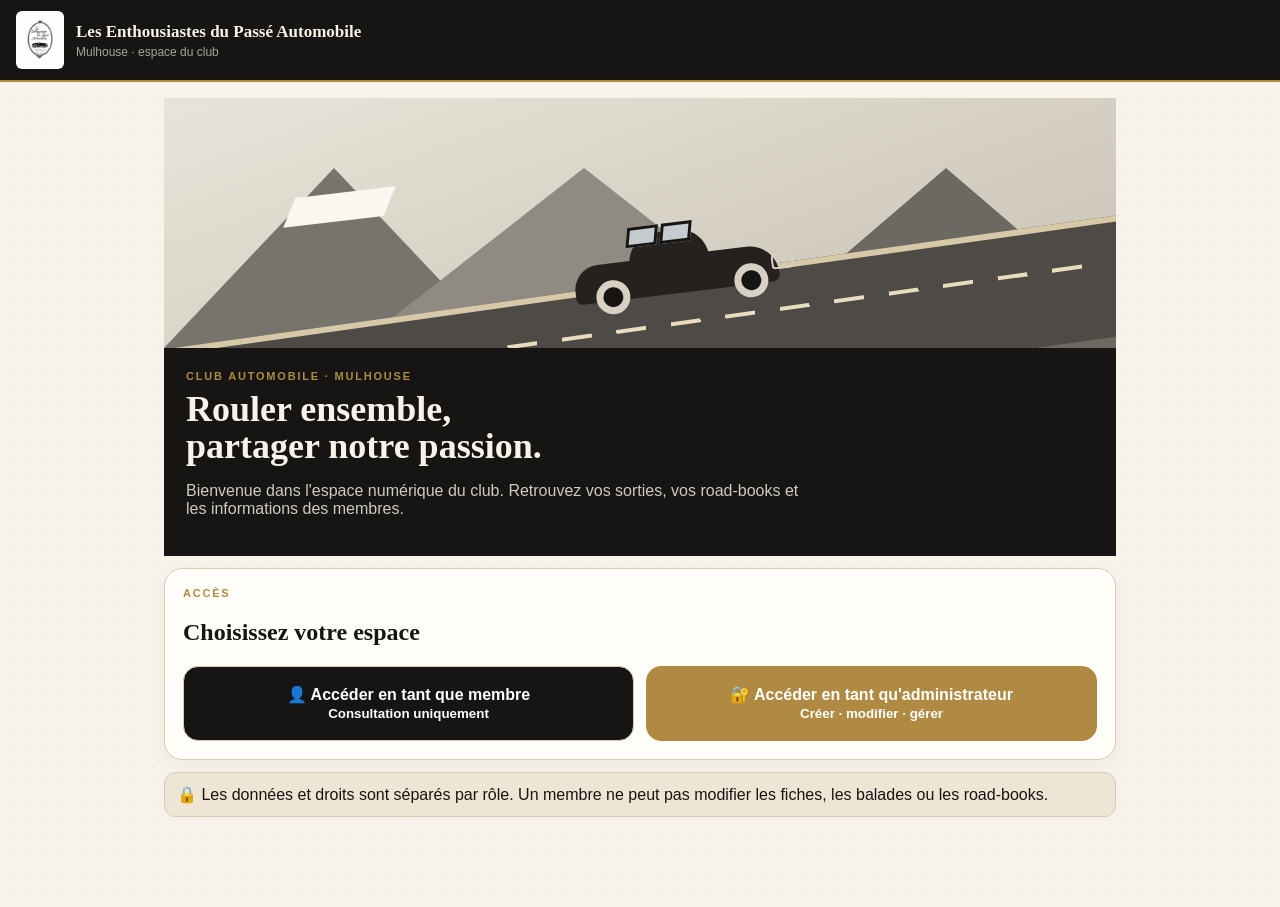
<file: index.html>
<!doctype html><html lang="fr"><head><meta charset="utf-8"><meta name="viewport" content="width=device-width,initial-scale=1"><link rel="stylesheet" href="style.css"><title>Les Enthousiastes du Passé Automobile</title></head><body>
<header><img src="logo-club.jpg"><div><div class="brand">Les Enthousiastes du Passé Automobile</div><div class="sub">Mulhouse · espace du club</div></div></header>
<main><section class="hero"><div class="illustration"><div class="mountain"></div><div class="mountain m2"></div><div class="mountain m3"></div><div class="snow"></div><div class="road"></div><div class="roadline"></div><div class="car"><div class="carbody"></div><div class="window"></div><div class="window w2"></div><div class="wheel w1"></div><div class="wheel w2"></div><div class="grille"></div></div></div><div class="hero-copy"><div class="eyebrow">Club automobile · Mulhouse</div><h1>Rouler ensemble,<br>partager notre passion.</h1><p>Bienvenue dans l'espace numérique du club. Retrouvez vos sorties, vos road-books et les informations des membres.</p></div></section>
<div class="card"><div class="eyebrow">Accès</div><h2>Choisissez votre espace</h2><div class="actions"><a class="action primary" href="acces.html">👤 Accéder en tant que membre<br><small>Consultation uniquement</small></a><a class="action gold" href="admin.html">🔐 Accéder en tant qu'administrateur<br><small>Créer · modifier · gérer</small></a></div></div>
<div class="notice">🔒 Les données et droits sont séparés par rôle. Un membre ne peut pas modifier les fiches, les balades ou les road-books.</div>
</main></body></html>
</file>
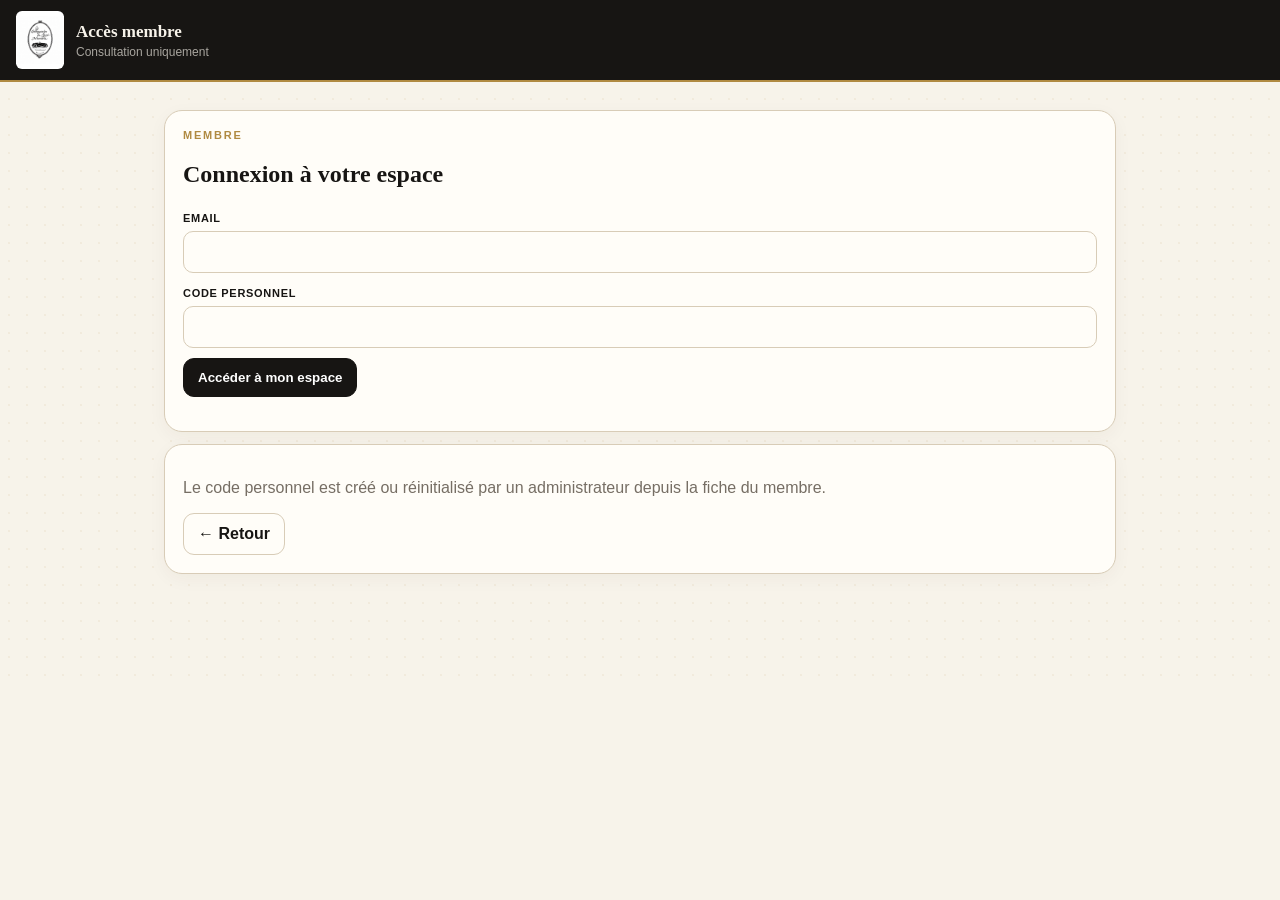
<file: acces.html>
<!doctype html><html lang="fr"><head><meta charset="utf-8"><meta name="viewport" content="width=device-width,initial-scale=1"><link rel="stylesheet" href="style.css"><title>Accès membre</title></head><body><header><img src="logo-club.jpg"><div><div class="brand">Accès membre</div><div class="sub">Consultation uniquement</div></div></header><main>
<div class="card"><div class="eyebrow">Membre</div><h2>Connexion à votre espace</h2><label>Email</label><input id="email" type="email" autocomplete="username"><label>Code personnel</label><input id="pin" type="password" inputmode="numeric" maxlength="6" autocomplete="current-password"><button onclick="login()">Accéder à mon espace</button><p id="msg" class="muted"></p></div><div class="card"><p class="muted">Le code personnel est créé ou réinitialisé par un administrateur depuis la fiche du membre.</p><a class="btn alt" href="index.html">← Retour</a></div>
<script src="app.js"></script><script>function login(){let d=data(),m=d.members.find(x=>(x.email||'').toLowerCase()==email.value.trim().toLowerCase()&&x.pin==pin.value);if(!m){msg.textContent='Accès refusé. Vérifiez vos identifiants.';return}setSession({memberId:m.id,admin:!!m.admin});location.href='espace.html'}</script></main></body></html>
</file>
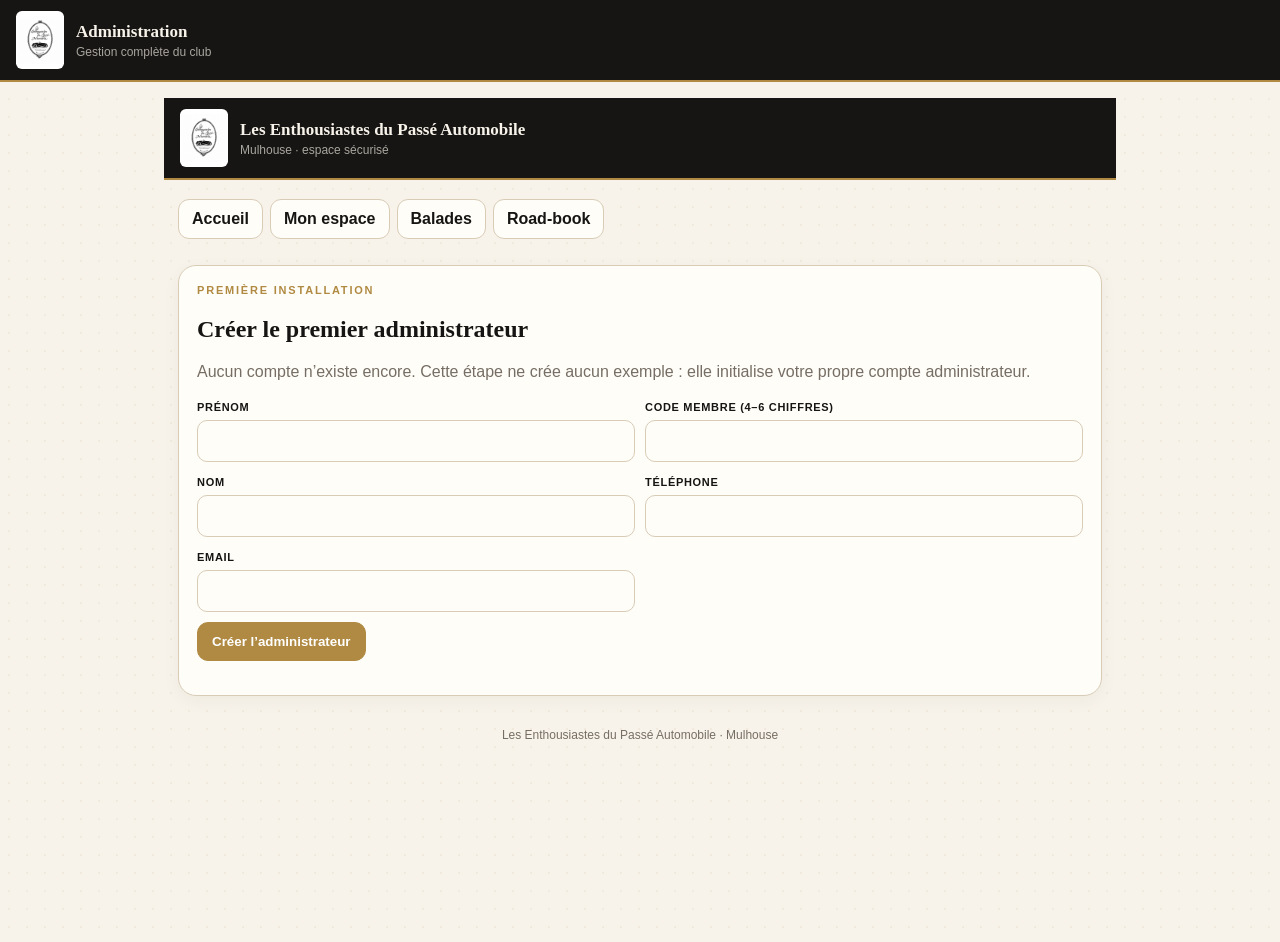
<file: admin.html>
<!doctype html><html lang="fr"><head><meta charset="utf-8"><meta name="viewport" content="width=device-width,initial-scale=1"><link rel="stylesheet" href="style.css"><title>Administration</title></head><body><header><img src="logo-club.jpg"><div><div class="brand">Administration</div><div class="sub">Gestion complète du club</div></div></header><main id="app"></main><script src="app.js"></script><script>
let d=data(),s=current();
if(s&&s.admin){renderAdmin()}else if(!d.members.some(x=>x.admin)){app.innerHTML=shell('Première configuration','admin.html',`<div class="card"><div class="eyebrow">Première installation</div><h2>Créer le premier administrateur</h2><p class="muted">Aucun compte n’existe encore. Cette étape ne crée aucun exemple : elle initialise votre propre compte administrateur.</p><div class="grid"><div><label>Prénom</label><input id="fn"><label>Nom</label><input id="ln"><label>Email</label><input id="em" type="email"></div><div><label>Code membre (4–6 chiffres)</label><input id="pn" inputmode="numeric" maxlength="6"><label>Téléphone</label><input id="ph"></div></div><button class="gold" onclick="firstAdmin()">Créer l’administrateur</button><p id="msg" class="muted"></p></div>`)}else{location.href='acces.html'}
function firstAdmin(){let d=data();if(!em.value||pn.value.length<4){msg.textContent='Renseignez un email et un code de 4 à 6 chiffres.';return}let m={id:crypto.randomUUID(),firstName:fn.value,lastName:ln.value,email:em.value.toLowerCase(),pin:pn.value,phone:ph.value,city:'',admin:true,cars:[]};d.members.push(m);save(d);setSession({memberId:m.id,admin:true});location.reload()}
function renderAdmin(){d=data();let members=d.members.map(m=>`<div class="memberrow"><img class="avatar" src="${m.photo||''}" ${m.photo?'':'style="display:none"'}><div><b>${esc(m.firstName)} ${esc(m.lastName)}</b><div class="muted">${esc(m.email)} · ${m.cars.length} voiture(s)</div>${m.admin?'<span class="pill">🔐 Admin</span>':'<span class="pill">👤 Membre</span>'}</div><div><button class="alt" onclick="editMember('${m.id}')">Modifier</button> <button class="danger" onclick="delMember('${m.id}')">Supprimer</button></div></div>`).join('');let routes=d.routes.map(r=>`<div class="card"><b>${esc(r.name)}</b><div class="muted">${esc(r.date||'')} · ${esc(r.distance||'')} · ${r.steps.length} étape(s)</div><button class="alt" onclick="editRoute('${r.id}')">Modifier</button> <button class="danger" onclick="delRoute('${r.id}')">Supprimer</button></div>`).join('');app.innerHTML=shell('Administration','admin.html',`<div class="card"><div class="eyebrow">Tableau de bord</div><h2>Gestion du club</h2><div class="grid3"><div class="notice"><b>${d.members.length}</b><br>membre(s)</div><div class="notice"><b>${d.members.reduce((n,m)=>n+m.cars.length,0)}</b><br>voiture(s)</div><div class="notice"><b>${d.routes.length}</b><br>road-book(s)</div></div></div><div class="card"><h2>👥 Membres</h2><button class="gold" onclick="newMember()">➕ Créer un membre</button><div>${members||'<p class="muted">Aucun membre.</p>'}</div></div><div class="card"><h2>🗺️ Road-books & balades</h2><button class="gold" onclick="newRoute()">➕ Créer une balade / road-book</button>${routes||'<p class="muted">Aucun historique ou exemple : créez votre première sortie.</p>'}</div><div class="card"><h2>⚙️ Paramètres</h2><label>Nom du club</label><input id="club" value="${esc(d.settings.club)}"><label>Ville / secteur</label><input id="city" value="${esc(d.settings.city)}"><label>Texte d’accueil</label><input id="welcome" value="${esc(d.settings.welcome)}"><label>Couleur d’accent</label><input id="accent" type="color" value="${esc(d.settings.accent)}"><button onclick="settingsSave()">💾 Enregistrer</button></div><div class="card"><h2>💾 Sauvegarde</h2><button onclick="exportData()">⬇️ Exporter</button> <button class="alt" onclick="document.getElementById('imp').click()">⬆️ Importer</button><input id="imp" type="file" accept=".json" style="display:none" onchange="importData(this)"></div>`) }
function settingsSave(){d.settings={club:club.value,city:city.value,welcome:welcome.value,accent:accent.value};save(d);alert('Paramètres enregistrés.')}
function newMember(){location.href='member-edit.html'}
function editMember(id){location.href='member-edit.html?id='+id}
function delMember(id){if(confirm('Supprimer ce membre et ses voitures ?')){d.members=d.members.filter(x=>x.id!==id);save(d);renderAdmin()}}
function newRoute(){location.href='route-edit.html'}
function editRoute(id){location.href='route-edit.html?id='+id}
function delRoute(id){if(confirm('Supprimer ce road-book ?')){d.routes=d.routes.filter(x=>x.id!==id);save(d);renderAdmin()}}
function exportData(){let blob=new Blob([JSON.stringify(d,null,2)],{type:'application/json'}),a=document.createElement('a');a.href=URL.createObjectURL(blob);a.download='epa-sauvegarde.json';a.click()}
function importData(i){let r=new FileReader();r.onload=()=>{try{localStorage.setItem(K,r.result);location.reload()}catch(e){alert('Fichier invalide')}};r.readAsText(i.files[0])}
</script></body></html>
</file>
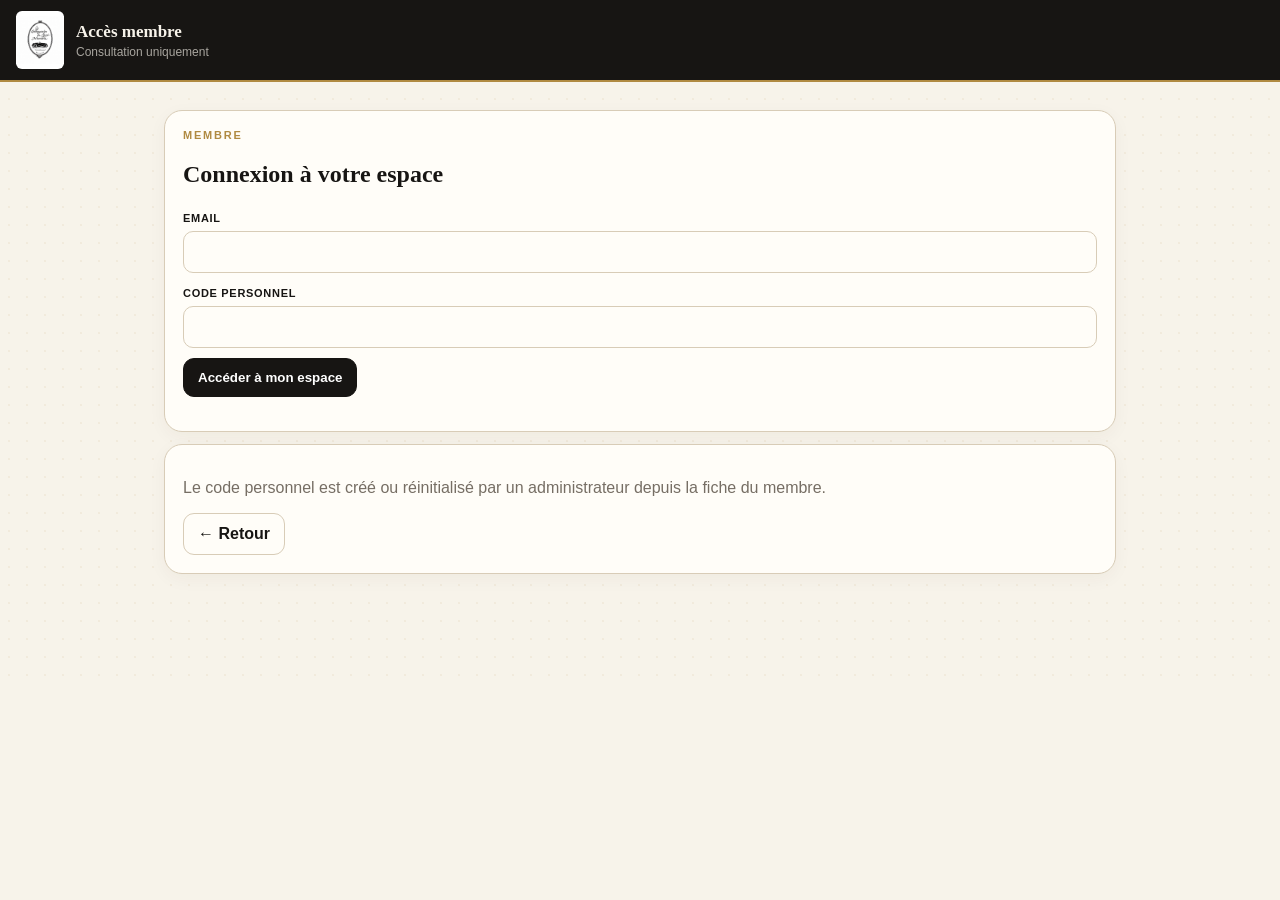
<file: balades.html>
<!doctype html><html lang="fr"><head><meta charset="utf-8"><meta name="viewport" content="width=device-width,initial-scale=1"><link rel="stylesheet" href="style.css"><title>Balades</title></head><body><header><img src="logo-club.jpg"><div><div class="brand">Balades</div><div class="sub">Sorties du club</div></div></header><main id="app"></main><script src="app.js"></script><script>
if(guard()){let d=data(),s=current();let cards=d.routes.map(r=>`<div class="card"><div class="eyebrow">Sortie</div><h2>${esc(r.name)}</h2><p>${esc(r.date||'')} · ${esc(r.start||'')} · ${esc(r.distance||'')}</p><p>${esc(r.desc||'')}</p><a class="btn" href="roadbook.html?route=${encodeURIComponent(r.id)}">📖 Road-book</a></div>`).join('');app.innerHTML=shell('Balades','balades.html',cards||'<div class="card"><h2>Aucune balade publiée</h2><p class="muted">Les prochaines sorties apparaîtront ici lorsqu’un administrateur les aura créées.</p></div>',!!s.admin)}
</script></body></html>
</file>
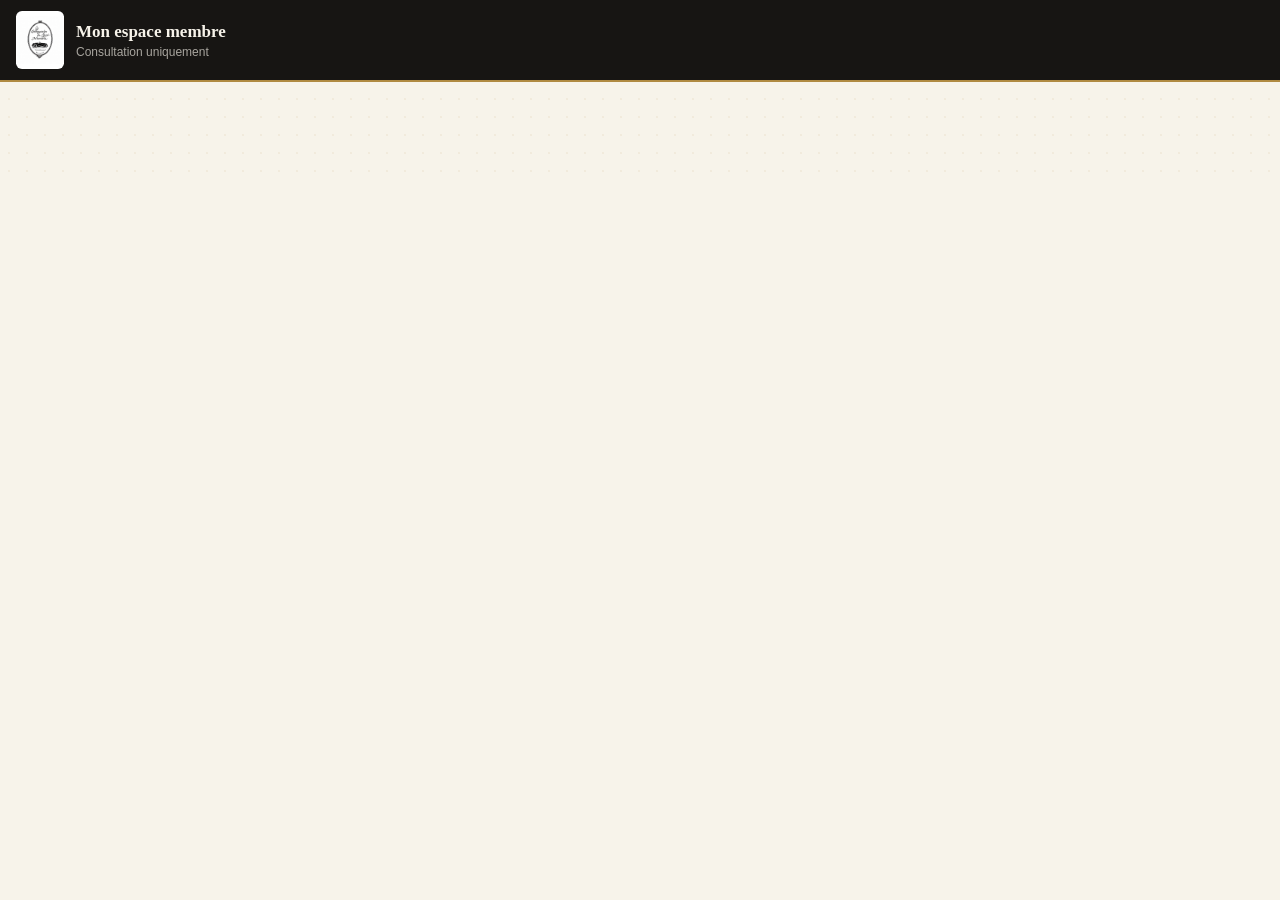
<file: espace.html>
<!doctype html><html lang="fr"><head><meta charset="utf-8"><meta name="viewport" content="width=device-width,initial-scale=1"><link rel="stylesheet" href="style.css"><title>Mon espace</title></head><body><header><img src="logo-club.jpg"><div><div class="brand">Mon espace membre</div><div class="sub">Consultation uniquement</div></div></header><main id="app"></main><script src="app.js"></script><script>
if(!guard()){}else{let d=data(),s=current(),m=d.members.find(x=>x.id===s.memberId);if(!m){logout()}else{let cars=m.cars.map(c=>`<div class="card"><img class="carphoto" src="${c.photo||''}" ${c.photo?'':'style="display:none"'}><h3>${esc(c.brand)} ${esc(c.model)}</h3><p>${esc(c.year||'')} · ${esc(c.engine||'')}</p></div>`).join('');app.innerHTML=shell('Mon espace','espace.html',`<div class="card"><div class="eyebrow">Bienvenue</div><h2>${esc(m.firstName)} ${esc(m.lastName)}</h2><div class="grid"><div><img class="avatar" src="${m.photo||''}" ${m.photo?'':'style="display:none"'}><p>📍 ${esc(m.city||'')}</p></div><div><p>✉️ ${esc(m.email)}</p><p>📞 ${esc(m.phone||'')}</p><span class="pill">👤 Membre</span>${s.admin?'<span class="pill">🔐 Administrateur</span>':''}</div></div></div><div><h2>Mes voitures</h2>${cars||'<div class="card muted">Aucune voiture renseignée.</div>'}</div><div class="card"><h2>Sorties & road-books</h2><p>Consultez les balades et road-books publiés par le club.</p><a class="btn" href="balades.html">🗺️ Voir les balades</a> <a class="btn alt" href="roadbook.html">📖 Voir les road-books</a></div>`,!!s.admin)}}}
</script></body></html>
</file>
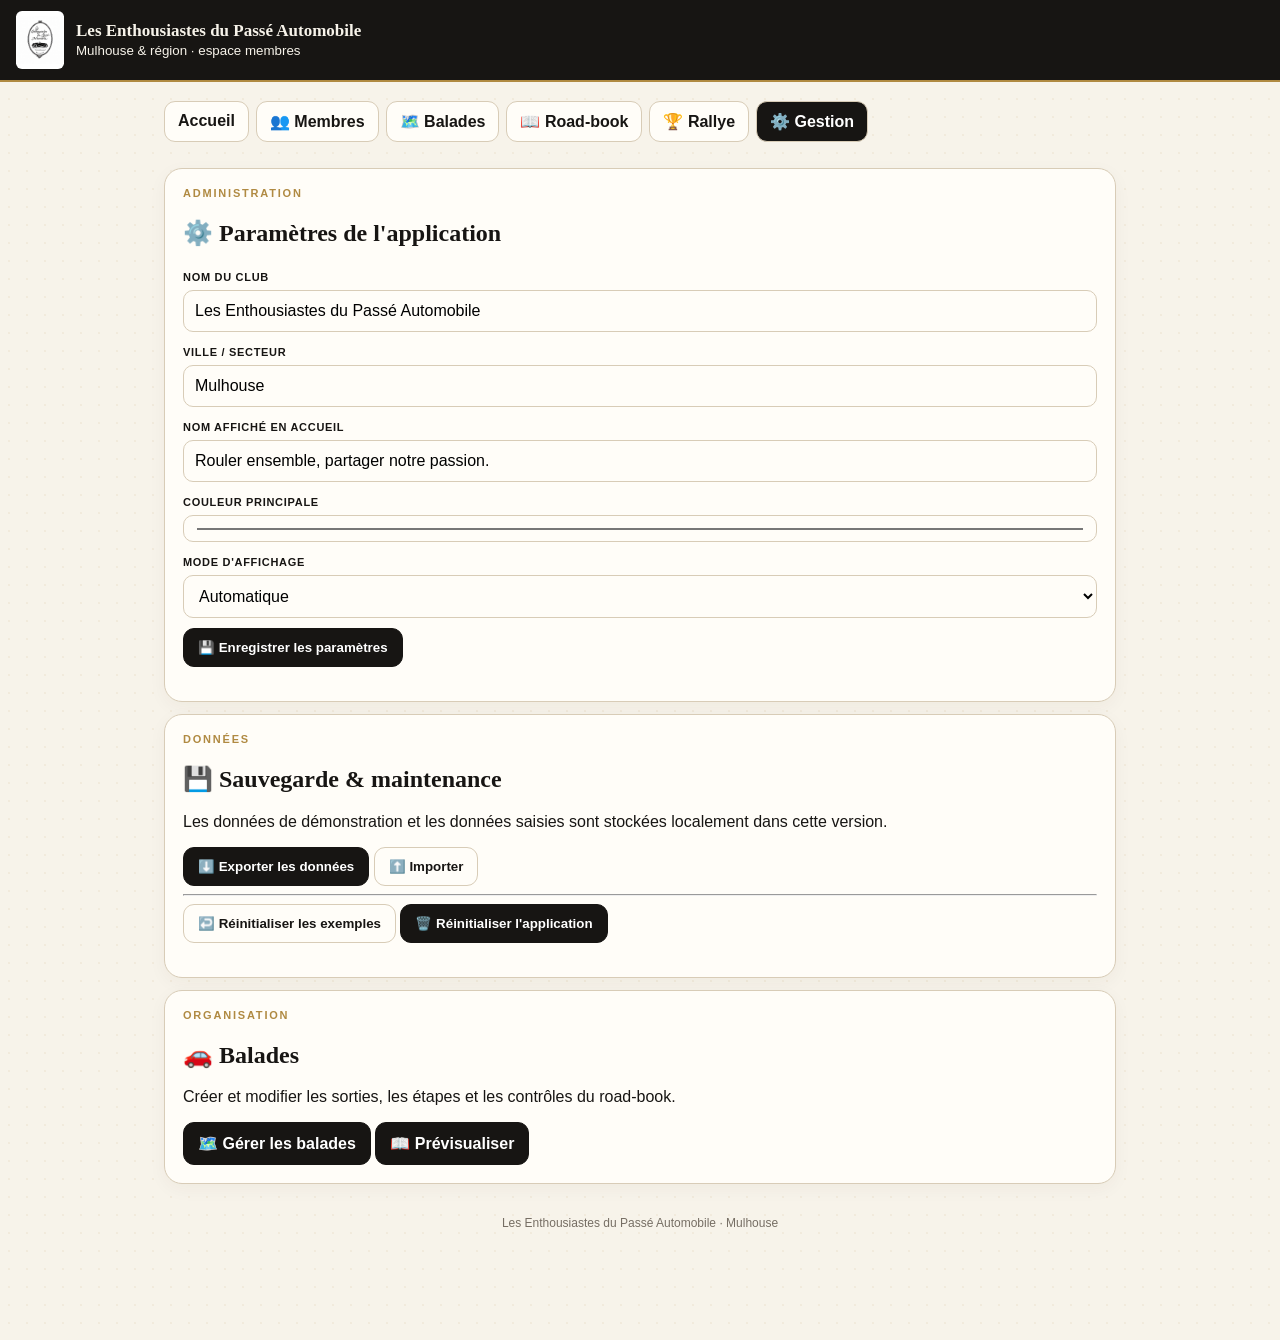
<file: gestion.html>
<!doctype html><html lang="fr"><head><meta charset="utf-8"><meta name="viewport" content="width=device-width,initial-scale=1"><link rel="stylesheet" href="style.css"><link rel="manifest" href="manifest.json"><title>Gestion</title></head><body>
<header><img src="logo-club.jpg"><div><div class="brand">Les Enthousiastes du Passé Automobile</div><small>Mulhouse & région · espace membres</small></div></header><main><nav class="nav">
<a href="index.html">Accueil</a><a href="membres.html">👥 Membres</a><a href="balades.html">🗺️ Balades</a><a href="roadbook.html">📖 Road-book</a><a href="rallye.html">🏆 Rallye</a><a class="active" href="gestion.html">⚙️ Gestion</a></nav>
<div class="card"><div class="eyebrow">Administration</div><h2>⚙️ Paramètres de l'application</h2>
<label>Nom du club</label><input id="club" value="Les Enthousiastes du Passé Automobile">
<label>Ville / secteur</label><input id="city" value="Mulhouse">
<label>Nom affiché en accueil</label><input id="welcome" value="Rouler ensemble, partager notre passion.">
<label>Couleur principale</label><input id="accent" type="color" value="#b08a42">
<label>Mode d'affichage</label><select id="mode"><option value="auto">Automatique</option><option value="light">Clair</option></select>
<button onclick="saveSettings()">💾 Enregistrer les paramètres</button><p id="msg" class="muted"></p></div>
<div class="card"><div class="eyebrow">Données</div><h2>💾 Sauvegarde & maintenance</h2><p>Les données de démonstration et les données saisies sont stockées localement dans cette version.</p>
<button onclick="exportData()">⬇️ Exporter les données</button> <button class="alt" onclick="document.getElementById('file').click()">⬆️ Importer</button><input id="file" type="file" accept=".json" style="display:none" onchange="importData(this)">
<hr><button class="alt" onclick="resetDemo()">↩️ Réinitialiser les exemples</button> <button onclick="resetAll()">🗑️ Réinitialiser l'application</button><p id="dataMsg" class="muted"></p></div>
<div class="card"><div class="eyebrow">Organisation</div><h2>🚗 Balades</h2><p>Créer et modifier les sorties, les étapes et les contrôles du road-book.</p><a class="btn" href="balades.html">🗺️ Gérer les balades</a> <a class="btn" href="roadbook.html">📖 Prévisualiser</a></div>
<script>
const defaults={club:'Les Enthousiastes du Passé Automobile',city:'Mulhouse',welcome:'Rouler ensemble, partager notre passion.',accent:'#b08a42',mode:'auto'};
let settings=JSON.parse(localStorage.epaSettings||'null')||defaults;
function load(){club.value=settings.club;city.value=settings.city;welcome.value=settings.welcome;accent.value=settings.accent;mode.value=settings.mode}
function saveSettings(){settings={club:club.value,city:city.value,welcome:welcome.value,accent:accent.value,mode:mode.value};localStorage.epaSettings=JSON.stringify(settings);msg.textContent='✓ Paramètres enregistrés.'}
function exportData(){let data={settings:JSON.parse(localStorage.epaSettings||'null'),members:JSON.parse(localStorage.epaMembers||'[]'),route:JSON.parse(localStorage.route||'null')};let blob=new Blob([JSON.stringify(data,null,2)],{type:'application/json'}),a=document.createElement('a');a.href=URL.createObjectURL(blob);a.download='epa-sauvegarde.json';a.click()}
function importData(input){let f=input.files[0];if(!f)return;let r=new FileReader();r.onload=()=>{try{let d=JSON.parse(r.result);if(d.settings)localStorage.epaSettings=JSON.stringify(d.settings);if(d.members)localStorage.epaMembers=JSON.stringify(d.members);if(d.route)localStorage.route=JSON.stringify(d.route);dataMsg.textContent='✓ Données importées. Rechargez les pages.';load()}catch(e){dataMsg.textContent='❌ Fichier JSON invalide.'}};r.readAsText(f)}
function resetDemo(){if(confirm('Supprimer les données actuelles et remettre uniquement les exemples ?')){localStorage.clear();dataMsg.textContent='✓ Exemples restaurés.';load()}}
function resetAll(){if(confirm('ATTENTION : supprimer toutes les données de l’application ?')){localStorage.clear();dataMsg.textContent='✓ Application réinitialisée. Rechargez la page.';load()}}
load();
</script><footer>Les Enthousiastes du Passé Automobile · Mulhouse</footer></main></body></html>
</file>
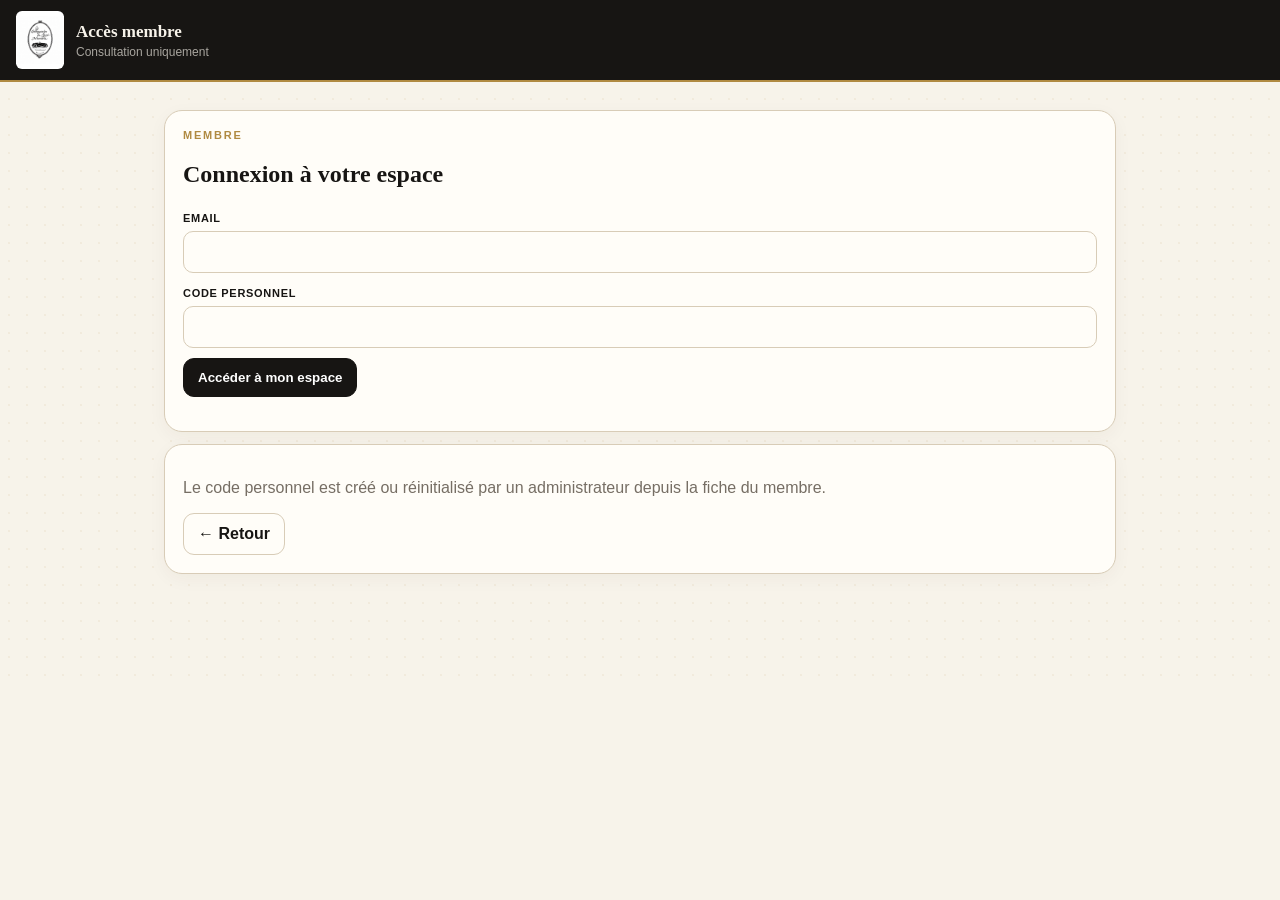
<file: member-edit.html>
<!doctype html><html lang="fr"><head><meta charset="utf-8"><meta name="viewport" content="width=device-width,initial-scale=1"><link rel="stylesheet" href="style.css"><title>Fiche membre</title></head><body><header><img src="logo-club.jpg"><div><div class="brand">Fiche membre</div><div class="sub">Administration</div></div></header><main id="app"></main><script src="app.js"></script><script>
if(guard(true)){let d=data(),id=new URLSearchParams(location.search).get('id'),m=d.members.find(x=>x.id===id)||{id:crypto.randomUUID(),firstName:'',lastName:'',email:'',pin:'',phone:'',city:'',admin:false,cars:[]};let edit=!!id;app.innerHTML=shell('Fiche membre','admin.html',`<div class="card"><div class="eyebrow">${edit?'Modifier':'Nouveau'} membre</div><h2>Informations</h2><div class="grid"><div><label>Prénom</label><input id="fn" value="${esc(m.firstName)}"><label>Nom</label><input id="ln" value="${esc(m.lastName)}"><label>Email</label><input id="em" value="${esc(m.email)}"><label>Téléphone</label><input id="ph" value="${esc(m.phone)}"></div><div><label>Ville</label><input id="ci" value="${esc(m.city)}"><label>Code personnel membre</label><input id="pn" inputmode="numeric" maxlength="6" value="${esc(m.pin)}"><label>Photo du membre</label><input id="mp" type="file" accept="image/*"><img id="prev" class="photo" src="${m.photo||''}" ${m.photo?'':'style="display:none"'}></div></div><label><input id="adm" type="checkbox" ${m.admin?'checked':''} style="width:auto"> Ouvrir les droits administrateur à ce membre</label><p class="muted">⚠️ Un administrateur peut donc attribuer ou retirer le rôle administrateur depuis cette fiche.</p><button class="gold" onclick="saveMember()">💾 Enregistrer la fiche</button> <a class="btn alt" href="admin.html">Annuler</a></div><div class="card"><h2>🚗 Voitures du membre</h2><div id="cars"></div><button onclick="addCar()">➕ Ajouter une voiture</button></div>`);
let photo=m.photo||'';mp.onchange=()=>readImg(mp,x=>{photo=x;prev.src=x;prev.style.display='block'});let cars=structuredClone(m.cars);
function carRender(){carsEl.innerHTML=cars.map((c,i)=>`<div class="card"><div class="grid"><div><label>Marque</label><input value="${esc(c.brand)}" oninput="cars[${i}].brand=this.value"><label>Modèle</label><input value="${esc(c.model)}" oninput="cars[${i}].model=this.value"><label>Année</label><input value="${esc(c.year)}" oninput="cars[${i}].year=this.value"><label>Motorisation</label><input value="${esc(c.engine)}" oninput="cars[${i}].engine=this.value"></div><div><label>Photo de la voiture</label><input type="file" accept="image/*" onchange="carPhoto(${i},this)"><img class="carphoto" src="${c.photo||''}" ${c.photo?'':'style="display:none"'} id="cp${i}"></div></div><button class="danger" onclick="cars.splice(${i},1);carRender()">🗑️ Supprimer cette voiture</button></div>`).join('')||'<p class="muted">Aucune voiture.</p>'}let carsEl=document.getElementById('cars');window.carPhoto=(i,input)=>readImg(input,x=>{cars[i].photo=x;carRender()});window.addCar=()=>{cars.push({brand:'',model:'',year:'',engine:'',photo:''});carRender()};function saveMember(){let obj={...m,firstName:fn.value,lastName:ln.value,email:em.value.toLowerCase(),phone:ph.value,city:ci.value,pin:pn.value,admin:adm.checked,photo,cars};let ix=d.members.findIndex(x=>x.id===obj.id);if(ix<0)d.members.push(obj);else d.members[ix]=obj;save(d);location.href='admin.html'}carRender()}
</script></body></html>
</file>
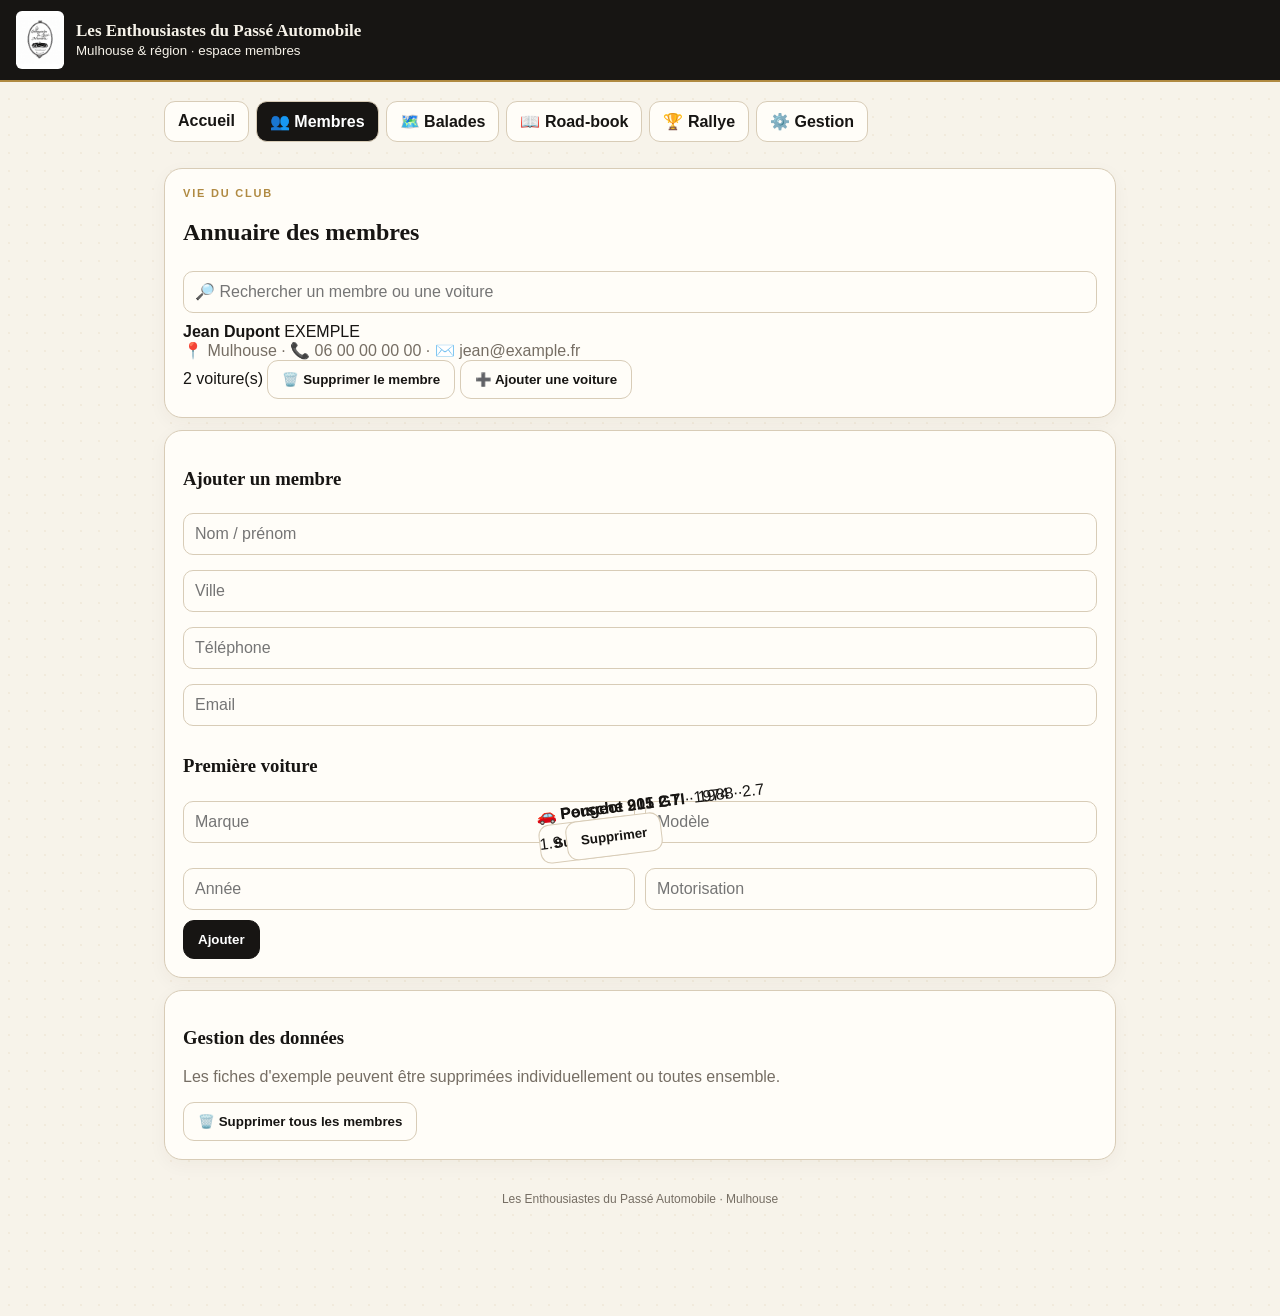
<file: membres.html>
<!doctype html><html lang="fr"><head><meta charset="utf-8"><meta name="viewport" content="width=device-width,initial-scale=1"><link rel="stylesheet" href="style.css"><link rel="manifest" href="manifest.json"><title>Membres</title></head><body>
<header><img src="logo-club.jpg"><div><div class="brand">Les Enthousiastes du Passé Automobile</div><small>Mulhouse & région · espace membres</small></div></header><main><nav class="nav">
<a href="index.html">Accueil</a><a class="active" href="membres.html">👥 Membres</a><a href="balades.html">🗺️ Balades</a><a href="roadbook.html">📖 Road-book</a><a href="rallye.html">🏆 Rallye</a><a href="gestion.html">⚙️ Gestion</a></nav>
<div class="card"><div class="eyebrow">Vie du club</div><h2>Annuaire des membres</h2><input id="q" placeholder="🔎 Rechercher un membre ou une voiture" oninput="render()"><div id="list"></div></div>
<div class="card"><h3>Ajouter un membre</h3><input id="n" placeholder="Nom / prénom"><input id="v" placeholder="Ville"><input id="t" placeholder="Téléphone"><input id="e" placeholder="Email"><h3>Première voiture</h3><div class="grid"><input id="b" placeholder="Marque"><input id="m" placeholder="Modèle"><input id="y" placeholder="Année"><input id="en" placeholder="Motorisation"></div><button onclick="add()">Ajouter</button></div>
<div class="card"><h3>Gestion des données</h3><p class="muted">Les fiches d'exemple peuvent être supprimées individuellement ou toutes ensemble.</p><button class="alt" onclick="clearMembers()">🗑️ Supprimer tous les membres</button></div>
<script>
const example=[{name:'Jean Dupont',city:'Mulhouse',phone:'06 00 00 00 00',email:'jean@example.fr',example:true,cars:[{brand:'Porsche',model:'911 2.7',year:'1974',engine:'2.7'},{brand:'Peugeot',model:'205 GTI',year:'1988',engine:'1.9'}]}];
let a=JSON.parse(localStorage.epaMembers||'null')||example;
function save(){localStorage.epaMembers=JSON.stringify(a)}
function render(){let s=q.value.toLowerCase();list.innerHTML=a.filter(x=>(x.name+' '+x.city+' '+x.cars.map(c=>c.brand+' '+c.model).join(' ')).toLowerCase().includes(s)).map((x,ix)=>`<div class="member"><b>${x.name}</b> ${x.example?'<span class="badge">EXEMPLE</span>':''}<div class="muted">📍 ${x.city||'—'} · 📞 ${x.phone||'—'} · ✉️ ${x.email||'—'}</div>${x.cars.map((c,ci)=>`<div class="car">🚗 <b>${c.brand||''} ${c.model||''}</b> · ${c.year||'—'} · ${c.engine||'—'} <button class="alt" onclick="delCar(${ix},${ci})">Supprimer</button></div>`).join('')}<span class="badge">${x.cars.length} voiture(s)</span> <button class="alt" onclick="delMember(${ix})">🗑️ Supprimer le membre</button> <button class="alt" onclick="addCar(${ix})">➕ Ajouter une voiture</button></div>`).join('')||'<p class="muted">Aucun membre.</p>'}
function add(){a.push({name:n.value||'Membre',city:v.value,phone:t.value,email:e.value,cars:[{brand:b.value,model:m.value,year:y.value,engine:en.value}]});save();render()}
function delMember(i){if(confirm('Supprimer ce membre et toutes ses voitures ?')){a.splice(i,1);save();render()}}
function delCar(i,j){if(confirm('Supprimer cette voiture ?')){a[i].cars.splice(j,1);save();render()}}
function addCar(i){let brand=prompt('Marque');if(!brand)return;let model=prompt('Modèle');a[i].cars.push({brand,model,year:prompt('Année'),engine:prompt('Motorisation')});save();render()}
function clearMembers(){if(confirm('Supprimer TOUS les membres, y compris les exemples ?')){a=[];save();render()}}
render();
</script><footer>Les Enthousiastes du Passé Automobile · Mulhouse</footer></main></body></html>
</file>
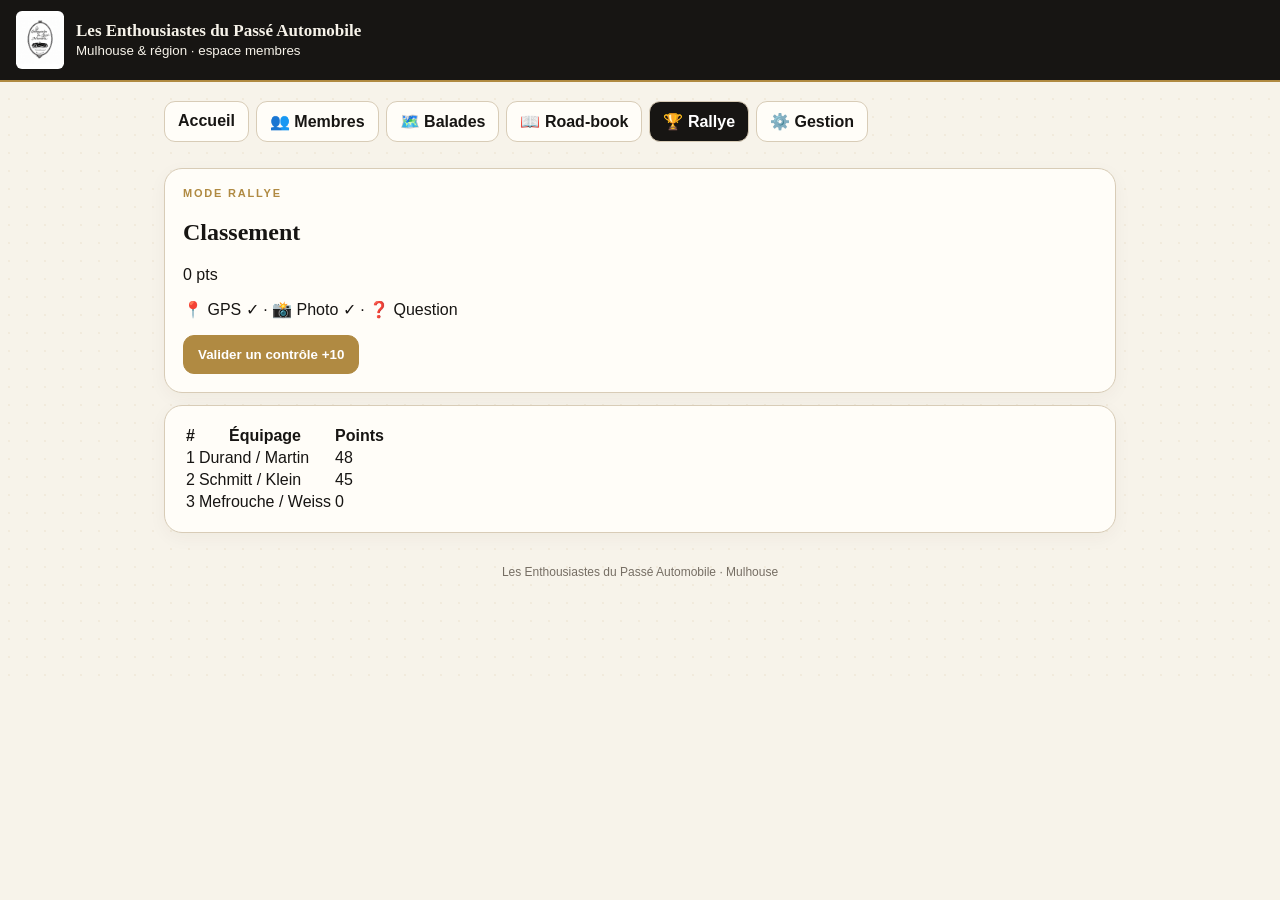
<file: rallye.html>
<!doctype html><html lang="fr"><head><meta charset="utf-8"><meta name="viewport" content="width=device-width,initial-scale=1"><link rel="stylesheet" href="style.css"><link rel="manifest" href="manifest.json"><title>🏆 Rallye</title></head><body><header><img src="logo-club.jpg"><div><div class="brand">Les Enthousiastes du Passé Automobile</div><small>Mulhouse & région · espace membres</small></div></header><main><nav class="nav"><a href="index.html" class="">Accueil</a><a href="membres.html" class="">👥 Membres</a><a href="balades.html" class="">🗺️ Balades</a><a href="roadbook.html" class="">📖 Road-book</a><a href="rallye.html" class="active">🏆 Rallye</a><a href="gestion.html" class="">⚙️ Gestion</a></nav><div class="card"><div class="eyebrow">Mode rallye</div><h2>Classement</h2><div class="score" id="s">0 pts</div><p>📍 GPS ✓ · 📸 Photo ✓ · ❓ Question</p><button class="gold" onclick="add()">Valider un contrôle +10</button></div><div class="card"><table><tr><th>#</th><th>Équipage</th><th>Points</th></tr><tr><td>1</td><td>Durand / Martin</td><td>48</td></tr><tr><td>2</td><td>Schmitt / Klein</td><td>45</td></tr><tr><td>3</td><td>Mefrouche / Weiss</td><td id="m">0</td></tr></table></div><script>let p=0;function add(){p+=10;s.textContent=p+' pts';m.textContent=p}</script><footer>Les Enthousiastes du Passé Automobile · Mulhouse</footer></main></body></html>
</file>
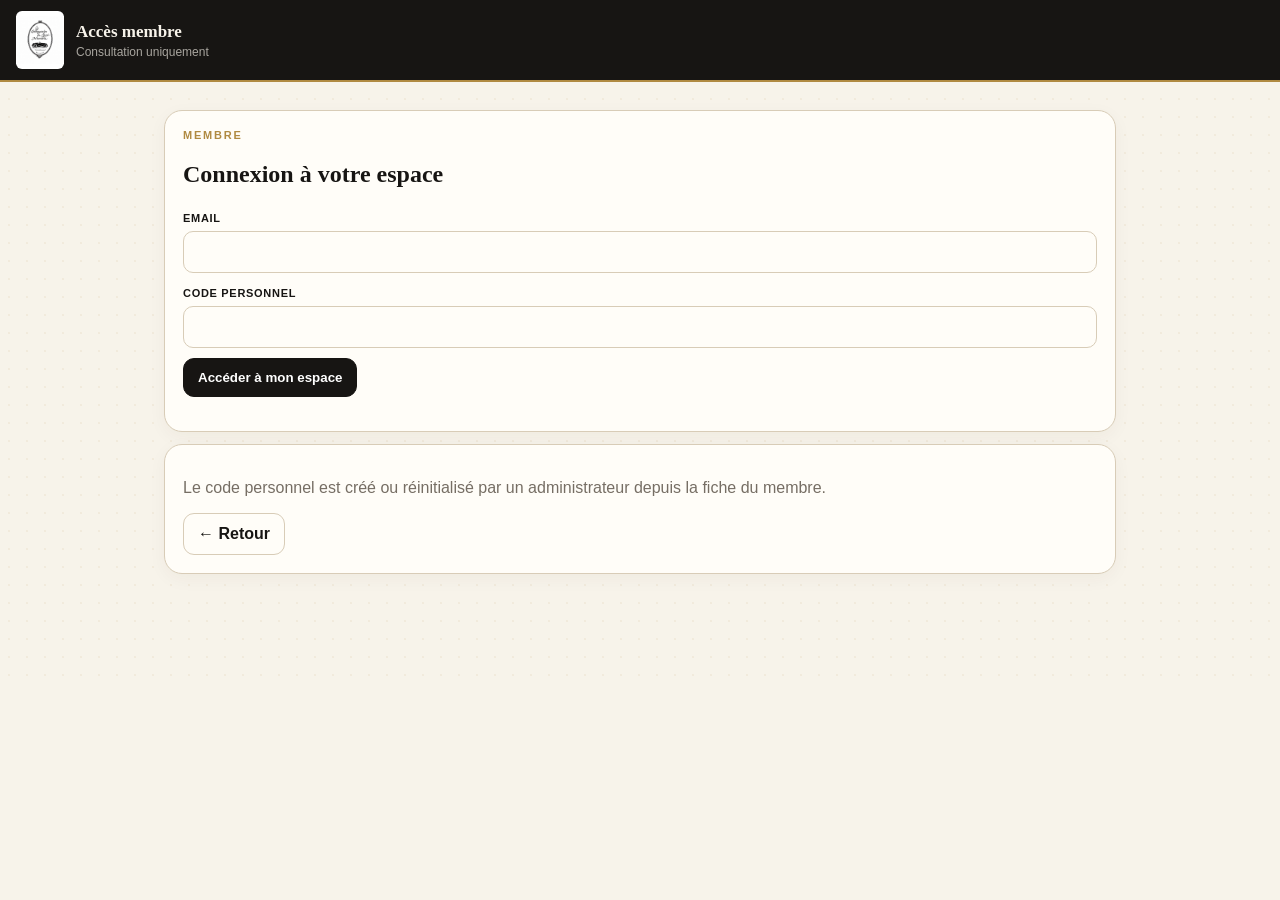
<file: roadbook.html>
<!doctype html><html lang="fr"><head><meta charset="utf-8"><meta name="viewport" content="width=device-width,initial-scale=1"><link rel="stylesheet" href="style.css"><title>Road-book</title></head><body><header><img src="logo-club.jpg"><div><div class="brand">Road-book</div><div class="sub">Navigation par étapes</div></div></header><main id="app"></main><script src="app.js"></script><script>
if(guard()){let d=data(),s=current(),rid=new URLSearchParams(location.search).get('route'),r=d.routes.find(x=>x.id===rid)||d.routes[0];let body=r?`<div class="card"><div class="eyebrow">Road-book</div><h2>${esc(r.name)}</h2><p>${esc(r.date||'')} · ${esc(r.start||'')} · ${esc(r.distance||'')}</p><div id="step"></div><div class="grid"><button onclick="prev()">← Précédente</button><button onclick="next()">Suivante →</button></div></div>`:'<div class="card"><h2>Aucun road-book publié</h2><p class="muted">Les road-books créés par les administrateurs apparaîtront ici.</p></div>';app.innerHTML=shell('Road-book','roadbook.html',body,!!s.admin);if(r){let i=0;window.render=()=>{let z=r.steps[i];step.innerHTML=`<div class="notice"><b>Étape ${i+1} / ${r.steps.length}</b><h3>${esc(z.title)}</h3><p>${esc(z.text)}</p>${z.photo?`<img class="carphoto" src="${z.photo}">`:''}</div>`};window.next=()=>{if(i<r.steps.length-1)i++;render()};window.prev=()=>{if(i>0)i--;render()};render()}}
</script></body></html>
</file>
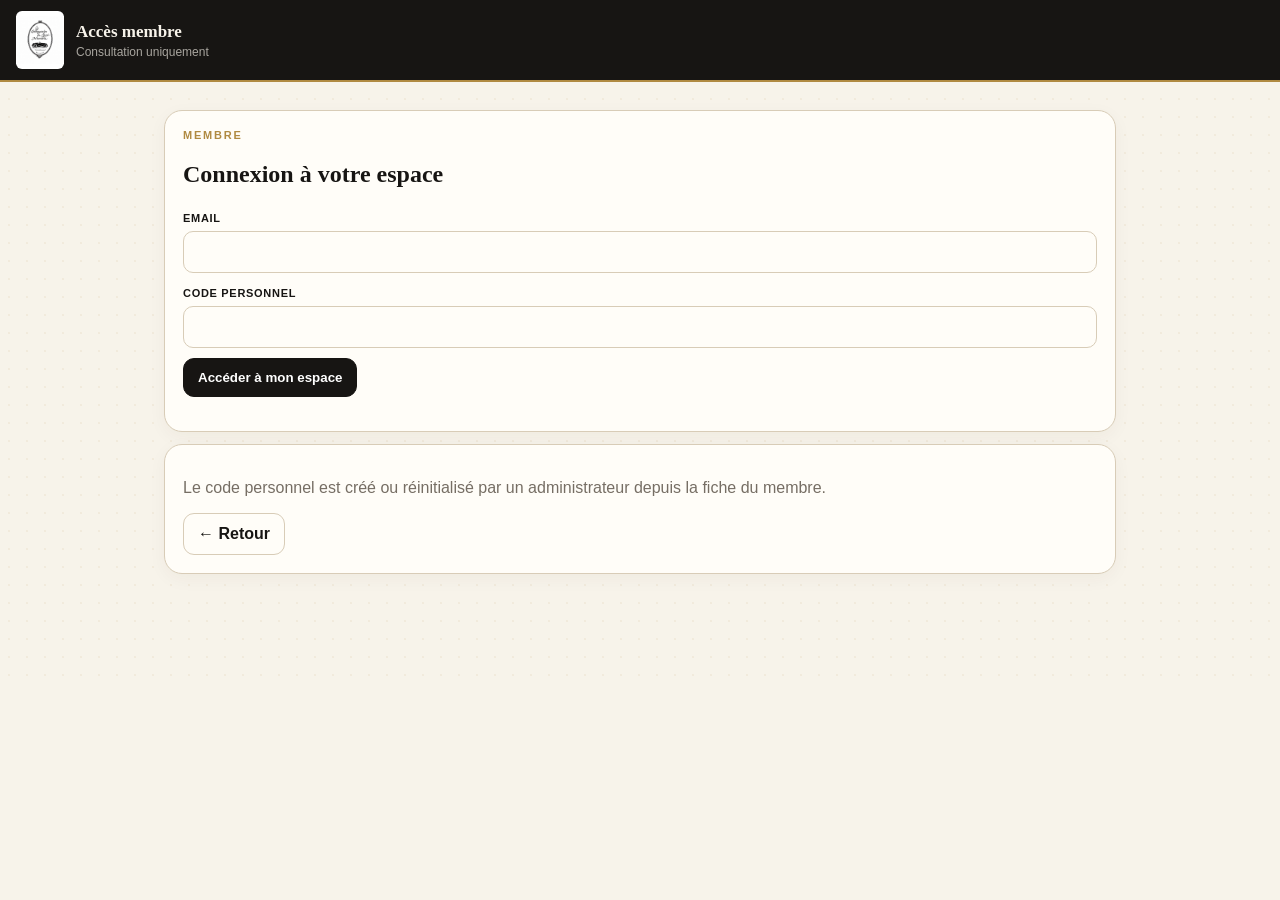
<file: route-edit.html>
<!doctype html><html lang="fr"><head><meta charset="utf-8"><meta name="viewport" content="width=device-width,initial-scale=1"><link rel="stylesheet" href="style.css"><title>Créer un road-book</title></head><body><header><img src="logo-club.jpg"><div><div class="brand">Balade / Road-book</div><div class="sub">Administration</div></div></header><main id="app"></main><script src="app.js"></script><script>
if(guard(true)){let d=data(),id=new URLSearchParams(location.search).get('id'),r=d.routes.find(x=>x.id===id)||{id:crypto.randomUUID(),name:'',date:'',start:'',distance:'',desc:'',steps:[]};app.innerHTML=shell('Éditeur','admin.html',`<div class="card"><div class="eyebrow">Création</div><h2>Balade et road-book</h2><label>Nom</label><input id="n" value="${esc(r.name)}"><div class="grid"><div><label>Date</label><input id="dt" value="${esc(r.date)}"></div><div><label>Départ</label><input id="st" value="${esc(r.start)}"></div></div><label>Distance</label><input id="di" value="${esc(r.distance)}"><label>Description</label><textarea id="de">${esc(r.desc)}</textarea></div><div class="card"><h2>Étapes</h2><div id="steps"></div><button onclick="addStep()">➕ Ajouter une étape</button></div><div class="card"><button class="gold" onclick="saveRoute()">💾 Enregistrer / publier</button> <a class="btn alt" href="admin.html">Annuler</a></div>`);let steps=structuredClone(r.steps);function renderSteps(){stepsEl.innerHTML=steps.map((x,i)=>`<div class="card"><label>Étape ${i+1} — titre</label><input value="${esc(x.title)}" oninput="steps[${i}].title=this.value"><label>Instructions</label><textarea oninput="steps[${i}].text=this.value">${esc(x.text)}</textarea><label>Photo / illustration de l'étape</label><input type="file" accept="image/*" onchange="sp(${i},this)"><img class="carphoto" src="${x.photo||''}" ${x.photo?'':'style="display:none"'}><button class="danger" onclick="steps.splice(${i},1);renderSteps()">🗑️ Supprimer</button></div>`).join('')||'<p class="muted">Aucune étape.</p>'}let stepsEl=document.getElementById('steps');window.sp=(i,input)=>readImg(input,x=>{steps[i].photo=x;renderSteps()});window.addStep=()=>{steps.push({title:'',text:'',photo:''});renderSteps()};function saveRoute(){let obj={id,name:n.value,date:dt.value,start:st.value,distance:di.value,desc:de.value,steps};let ix=d.routes.findIndex(x=>x.id===id);if(ix<0)d.routes.push(obj);else d.routes[ix]=obj;save(d);location.href='admin.html'}renderSteps()}
</script></body></html>
</file>
<file: style.css>
:root{--ink:#171513;--paper:#f7f3ea;--cream:#eee5d4;--gold:#b08a42;--line:#d8ccb7;--white:#fffdf8;--danger:#8e332c}
*{box-sizing:border-box}html,body{margin:0;min-height:100%;background:var(--paper);color:var(--ink);font-family:-apple-system,BlinkMacSystemFont,"Segoe UI",sans-serif}
body{background-image:radial-gradient(#b08a4215 1px,transparent 1px);background-size:18px 18px}
header{background:var(--ink);color:var(--paper);padding:11px 16px;display:flex;align-items:center;gap:12px;border-bottom:2px solid var(--gold);position:sticky;top:0;z-index:20}
header img{width:48px;height:58px;object-fit:contain;background:#fff;border-radius:6px}.brand{font:700 17px Georgia,serif}.sub{opacity:.65;font-size:12px;margin-top:3px}
main{max-width:980px;margin:auto;padding:16px 14px 90px}.nav{display:flex;gap:7px;overflow:auto;padding:3px 0 14px}.nav a{white-space:nowrap;text-decoration:none;color:var(--ink);background:var(--white);border:1px solid var(--line);padding:10px 13px;border-radius:11px;font-weight:750}.nav a:hover,.nav a.active{background:var(--ink);color:white}
.card{background:var(--white);border:1px solid var(--line);border-radius:18px;padding:18px;margin:12px 0;box-shadow:0 5px 18px #3a2a160b}.eyebrow{text-transform:uppercase;letter-spacing:1.8px;font-size:11px;color:var(--gold);font-weight:900}
h1,h2,h3{font-family:Georgia,serif}.hero{background:var(--ink);color:var(--paper);overflow:hidden;padding:0;border-color:var(--gold)}.hero-copy{padding:22px}.hero h1{font-size:36px;line-height:1.04;margin:9px 0 12px}.hero p{opacity:.82;max-width:620px}
.illustration{height:250px;background:linear-gradient(160deg,#e9e4d9,#c7c1b4);position:relative;overflow:hidden}
.mountain{position:absolute;bottom:0;width:0;height:0;border-left:170px solid transparent;border-right:170px solid transparent;border-bottom:180px solid #77746d}.mountain.m2{left:190px;border-left-width:230px;border-right-width:230px;border-bottom-color:#8f8b83}.mountain.m3{right:-40px;border-left-width:210px;border-right-width:210px;border-bottom-color:#6c6962}.snow{position:absolute;bottom:126px;left:128px;width:95px;height:30px;transform:skew(-28deg) rotate(-7deg);background:#f9f7f0}.road{position:absolute;left:0;bottom:-45px;width:115%;height:120px;background:#4e4a45;transform:rotate(-8deg);border-top:6px solid #d7c8a7}.roadline{position:absolute;left:7%;bottom:20px;width:90%;height:4px;background:repeating-linear-gradient(90deg,#e9ddbf 0 30px,transparent 30px 55px);transform:rotate(-8deg)}
.car{position:absolute;left:42%;bottom:42px;width:230px;height:65px;transform:rotate(-7deg)}.carbody{position:absolute;left:10px;bottom:13px;width:205px;height:38px;border-radius:45px 55px 14px 12px;background:#24211f}.carbody:before{content:"";position:absolute;left:57px;top:-25px;width:80px;height:32px;background:#24211f;border-radius:55px 55px 5px 5px}.window{position:absolute;left:67px;top:-19px;width:31px;height:20px;background:#c6cbd0;border:3px solid #171513;transform:skew(-12deg)}.window.w2{left:101px}.wheel{position:absolute;bottom:0;width:34px;height:34px;border-radius:50%;background:#171513;border:7px solid #d7d0c3}.wheel.w1{left:30px}.wheel.w2{right:27px}.grille{position:absolute;right:0;bottom:25px;width:22px;height:15px;border:2px solid #d7d0c3;border-radius:4px}
.actions{display:grid;grid-template-columns:1fr 1fr;gap:12px}.action{display:block;padding:18px;border-radius:15px;text-decoration:none;font-weight:800;text-align:center;background:var(--white);color:var(--ink);border:1px solid var(--line)}.action.primary{background:var(--ink);color:#fff}.action.gold{background:var(--gold);color:#fff;border-color:var(--gold)}
.grid{display:grid;grid-template-columns:repeat(2,1fr);gap:10px}.grid3{display:grid;grid-template-columns:repeat(3,1fr);gap:10px}
input,textarea,select{width:100%;box-sizing:border-box;padding:11px;border:1px solid var(--line);border-radius:10px;background:var(--white);font-size:16px;margin:5px 0 10px}label{font-size:11px;text-transform:uppercase;letter-spacing:.7px;font-weight:900}
button,.btn{display:inline-block;padding:11px 14px;border:1px solid var(--ink);border-radius:11px;background:var(--ink);color:#fff;font-weight:800;text-decoration:none;cursor:pointer}.btn.gold,button.gold{background:var(--gold);border-color:var(--gold)}button.alt,.btn.alt{background:var(--white);color:var(--ink);border-color:var(--line)}button.danger{background:var(--danger);border-color:var(--danger)}
.photo{width:110px;height:110px;object-fit:cover;border-radius:14px;border:1px solid var(--line);background:var(--cream)}.carphoto{width:100%;max-width:300px;height:180px;object-fit:cover;border-radius:13px;background:var(--cream);border:1px solid var(--line)}
.memberrow{padding:14px 0;border-bottom:1px solid var(--line);display:grid;grid-template-columns:80px 1fr auto;gap:13px;align-items:center}.avatar{width:72px;height:72px;border-radius:50%;object-fit:cover;background:var(--cream);border:1px solid var(--line)}.pill{display:inline-block;border:1px solid var(--line);padding:5px 9px;border-radius:20px;font-size:12px;margin:2px}.muted{color:#766e64}.notice{padding:12px;border-radius:11px;background:var(--cream);border:1px solid var(--line)}
footer{text-align:center;color:#766e64;font-size:12px;padding:20px}
.hidden{display:none!important}@media(max-width:650px){.actions,.grid,.grid3{grid-template-columns:1fr}.memberrow{grid-template-columns:60px 1fr}.memberrow>div:last-child{grid-column:2}.hero h1{font-size:30px}.illustration{height:210px}.car{left:30%;transform:scale(.82) rotate(-7deg)}}
</file>
